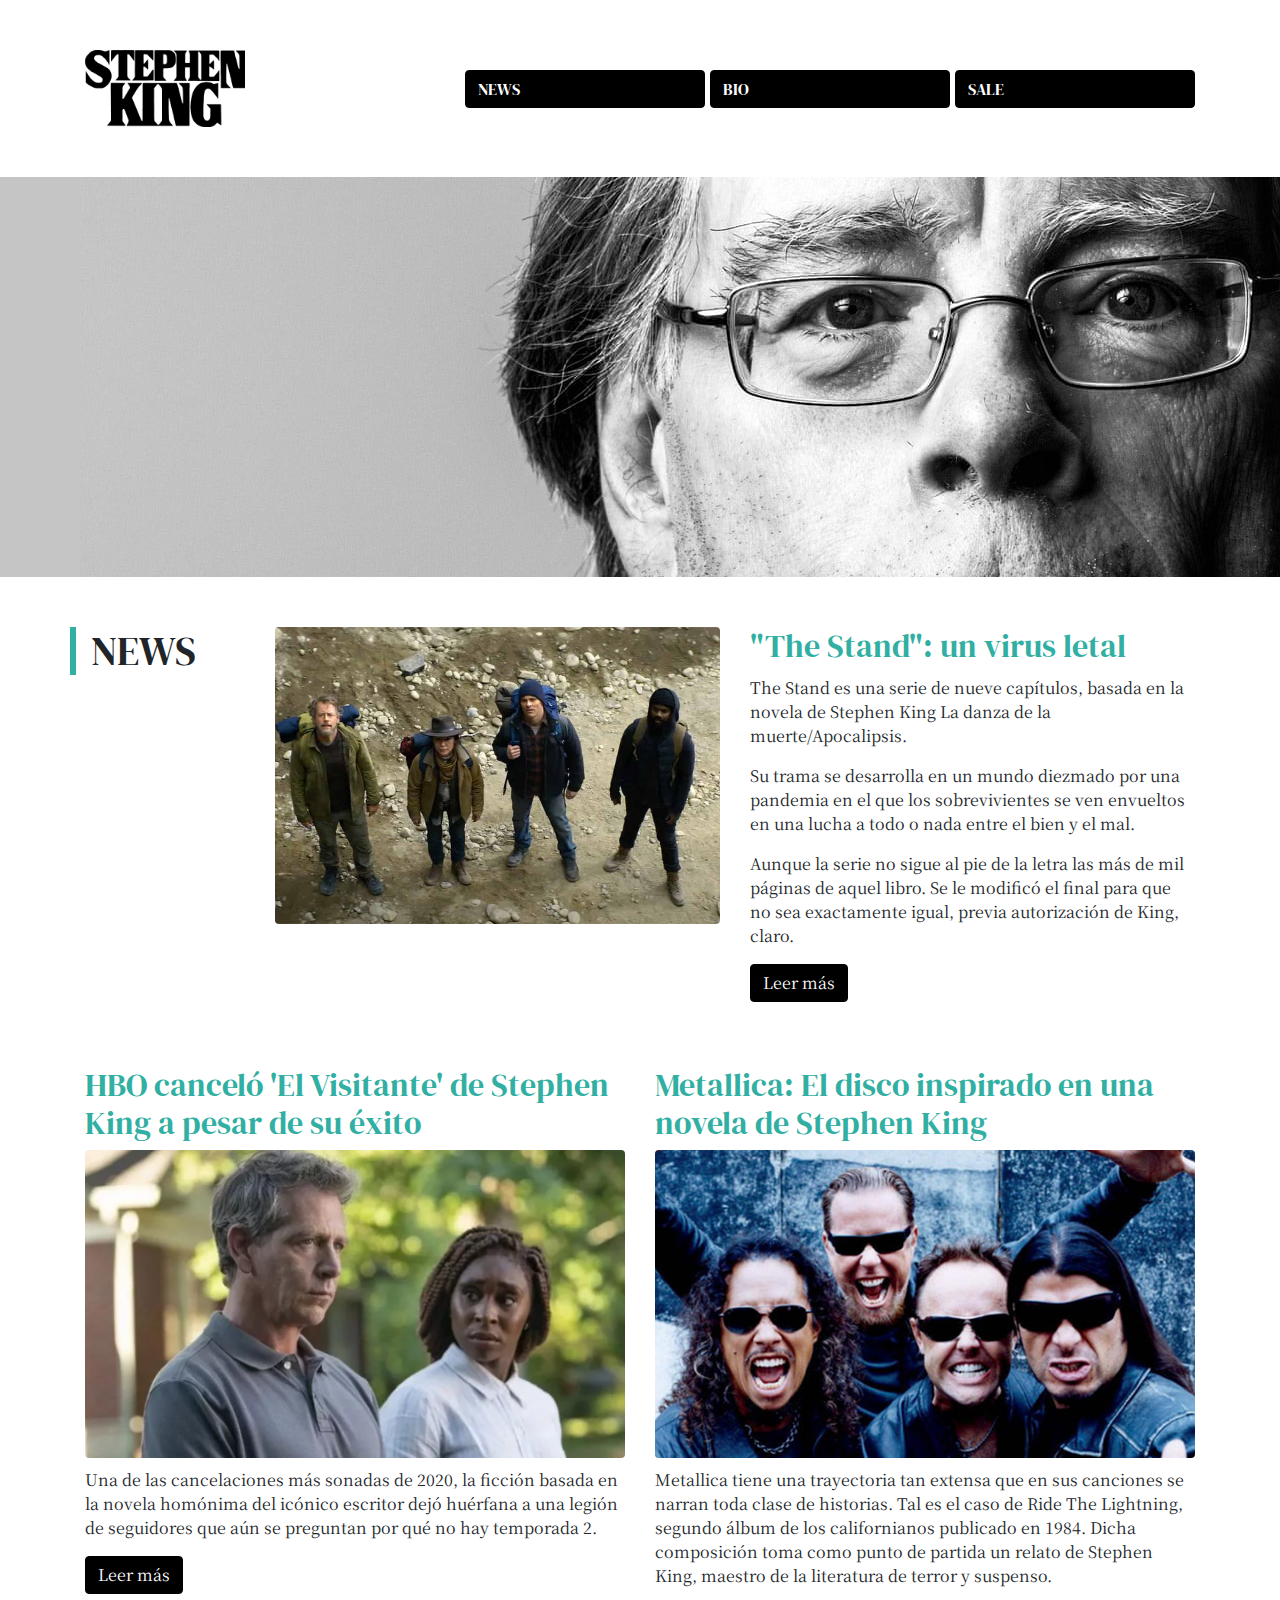
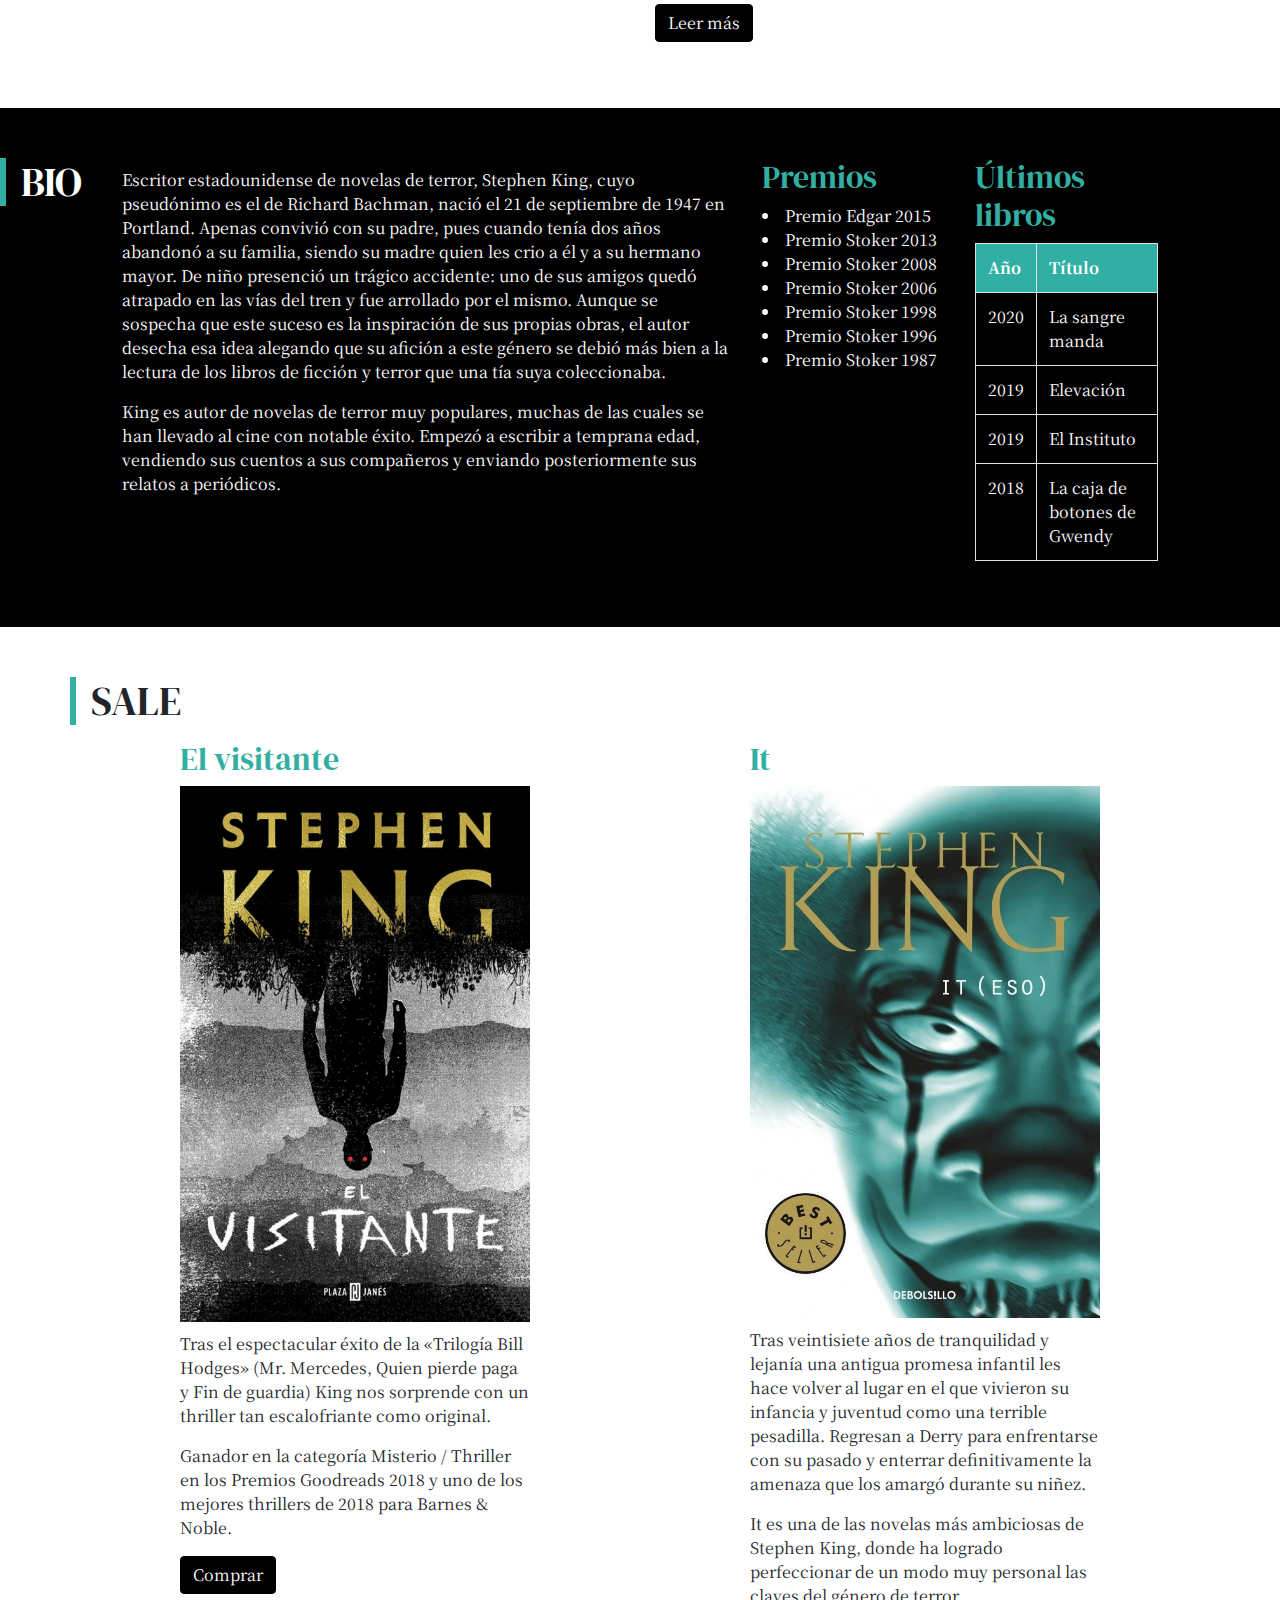
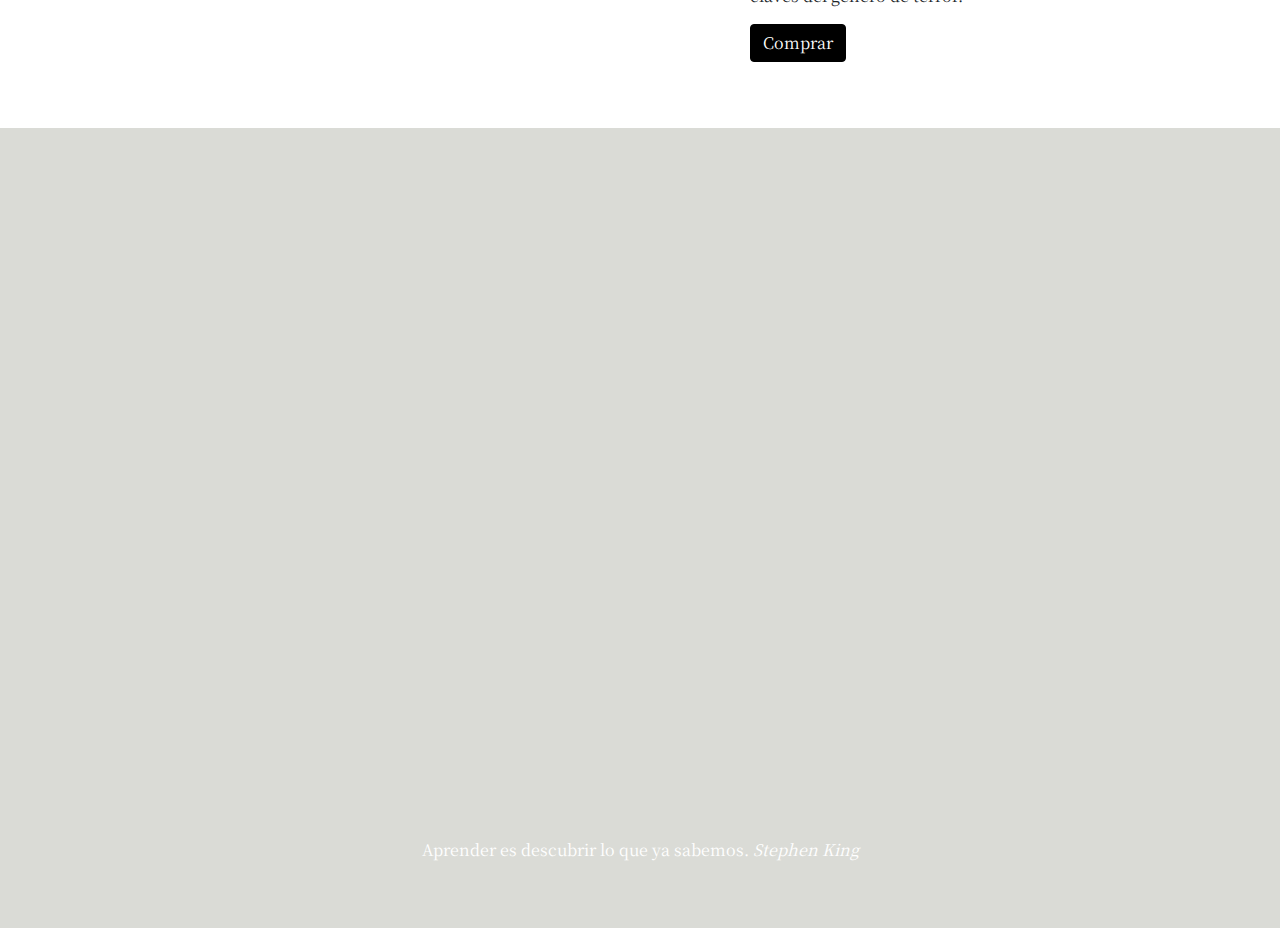
<file: index.html>
<!DOCTYPE html>
<html>
    <head>
        <meta charset="utf-8">
        <meta name="viewport" content="width=device-width, initial-scale=1, shrink-to-fit=no">
        <title>Stephen King</title>
        <link href="css/bootstrap.css" rel="stylesheet" type="text/css" />
        <link href="css/estilos.css" rel="stylesheet" type="text/css" />
        <script src="js/jquery-3.5.1.min.js"></script>
        <script src="js/bootstrap.bundle.js"></script>
        <link href="https://fonts.googleapis.com/css2?family=DM+Serif+Display&family=Noto+Serif+TC:wght@300&display=swap" rel="stylesheet">
    </head>
    <body>
        <header class="container">
            <div class="row">
                <div class="col-md-4 col-lg-2">
                    <img src="img/logo.png" alt="" class="img-fluid">
                </div>
                <nav class="col-md-8 offset-lg-2">
                    <ul>
                        <li><a href="#news" class="btn btn-dark d-flex">News</a></li>
                        <li><a href="#bio" class="btn btn-dark d-flex">Bio</a></li>
                        <li><a href="#sale" class="btn btn-dark d-flex">Sale</a></li>
                    </ul>
                </nav>
            </div>
        </header>
        <main>
            <div class="hero"></div>
            <section id="news" class="container">
                <div class="row">
                    <h1 class="col-lg-2 align-self-start">
                        news
                    </h1>
                    <article class="col-md-6 col-lg-10">
                        <div class="row">
                            <div class="col-lg-6 mb-lg-5 order-lg-last mt-3 mt-lg-0">
                                <h2>"The Stand": un virus letal</h2>
                                <p>
                                    The Stand es una serie de nueve capítulos, basada en la novela de Stephen
                                    King La danza de la muerte/Apocalipsis.
                                </p>
                                <p>
                                    Su trama se desarrolla en un mundo diezmado por una pandemia en el que los
                                    sobrevivientes se ven envueltos en una lucha a todo o nada entre el bien y
                                    el mal.
                                </p>
                                <p>
                                    Aunque la serie no sigue al pie de la letra las más de mil páginas de aquel
                                    libro. Se le modificó el final para que no sea exactamente igual, previa
                                    autorización de King, claro.
                                </p>
                                <p><a href="#" class="btn btn-dark">Leer más</a></p>
                            </div>
                            <div class="col-lg-6 order-lg-first">
                                <img src="img/stand.jpg" alt="" class="img-fluid rounded">
                            </div>
                        </div>
                    </article>
                    <article class="col-md-6 col-lg-6 mt-3 mt-lg-0">
                        <h2>HBO canceló 'El Visitante' de Stephen King a pesar de su éxito</h2>
                        <img src="img/visitante.png" alt="" class="img-fluid rounded">
                        <p>
                            Una de las cancelaciones más sonadas de 2020, la ficción basada en la novela
                            homónima del icónico escritor dejó huérfana a una legión de seguidores que aún
                            se preguntan por qué no hay temporada 2.
                        </p>
                        <p><a href="" class="btn btn-dark">Leer más</a></p>
                    </article>
                    <article class="col-lg-6 mt-3 mt-lg-0">
                        <h2>Metallica: El disco inspirado en una novela de Stephen King</h2>
                        <img src="img/metallica.jpg" alt="" class="img-fluid rounded">
                        <p>
                            Metallica tiene una trayectoria tan extensa que en sus canciones se narran toda
                            clase de historias. Tal es el caso de Ride The Lightning, segundo álbum de los
                            californianos publicado en 1984. Dicha composición toma como punto de partida
                            un relato de Stephen King, maestro de la literatura de terror y suspenso.
                        </p>
                        <p><a href="#" class="btn btn-dark">Leer más</a></p>
                    </article>
                </div>
            </section>
            <section id="bio" class="container-fluid">
                <div class="row">
                    <h1 class="col-md-2 col-lg-1 align-self-start">bio</h1>
                    <article class="col-md-10 col-lg-6">
                        <p>
                            Escritor estadounidense de novelas de terror, Stephen King, cuyo pseudónimo es el de Richard
                            Bachman, nació el 21 de septiembre de 1947 en Portland. Apenas convivió con su padre, pues
                            cuando
                            tenía dos años abandonó a su familia, siendo su madre quien les crio a él y a su hermano mayor.
                            De
                            niño presenció un trágico accidente: uno de sus amigos quedó atrapado en las vías del tren y fue
                            arrollado por el mismo. Aunque se sospecha que este suceso es la inspiración de sus propias
                            obras,
                            el autor desecha esa idea alegando que su afición a este género se debió más bien a la lectura
                            de
                            los libros de ficción y terror que una tía suya coleccionaba.
                        </p>
                        <p>
                            King es autor de novelas de terror muy populares, muchas de las cuales se han llevado al cine
                            con
                            notable éxito. Empezó a escribir a temprana edad, vendiendo sus cuentos a sus compañeros y
                            enviando
                            posteriormente sus relatos a periódicos.
                        </p>
                    </article>
                    <div class="col-md-6 col-lg-2">
                        <h2>Premios</h2>
                        <ul>
                            <li>Premio Edgar 2015</li>
                            <li>Premio Stoker 2013</li>
                            <li>Premio Stoker 2008</li>
                            <li>Premio Stoker 2006</li>
                            <li>Premio Stoker 1998</li>
                            <li>Premio Stoker 1996</li>
                            <li>Premio Stoker 1987</li>
                        </ul>
                    </div>
                    <div class="col-md-6 col-lg-2">
                        <h2>Últimos libros</h2>
                        <table class="table table-bordered">
                            <tr>
                                <th>Año</th>
                                <th>Título</th>
                            </tr>
                            <tr>
                                <td>2020</td>
                                <td>La sangre manda</td>
                            </tr>
                            <tr>
                                <td>2019</td>
                                <td>Elevación</td>
                            </tr>
                            <tr>
                                <td>2019</td>
                                <td>El Instituto</td>
                            </tr>
                            <tr>
                                <td>2018</td>
                                <td>La caja de botones de Gwendy</td>
                            </tr>
                        </table>
                    </div>
                </div>
            </section>
            <section id="sale" class="container-md">
                <div class="row justify-content-around">
                    <h1 class="col-12">sale</h1>
                    <article class="col-md-4">
                        <h2>El visitante</h2>
                        <img src="img/visitante_libro.jpg" alt="" class="img-fluid">
                        <p>
                            Tras el espectacular éxito de la «Trilogía Bill Hodges» (Mr. Mercedes, Quien pierde
                            paga y Fin de guardia) King nos sorprende con un thriller tan escalofriante como original.
                        </p>
                        <p>
                            Ganador en la categoría Misterio / Thriller en los Premios Goodreads 2018 y uno de
                            los mejores thrillers de 2018 para Barnes & Noble.
                        </p>
                        <p><a href="#" class="btn btn-dark">Comprar</a></p>
                    </article>
                    <article class="col-md-4 d-none d-md-block">
                        <h2>It</h2>
                        <img src="img/it_libro.jpg" alt="" class="img-fluid">
                        <p>
                            Tras veintisiete años de tranquilidad y lejanía una antigua promesa infantil les hace
                            volver al lugar en el que vivieron su infancia y juventud como una terrible pesadilla.
                            Regresan a Derry para enfrentarse con su pasado y enterrar definitivamente la amenaza
                            que los amargó durante su niñez.
                        </p>
                        <p>
                            It es una de las novelas más ambiciosas de Stephen King, donde ha logrado
                            perfeccionar de un modo muy personal las claves del género de terror.
                        </p>
                        <p><a href="#" class="btn btn-dark">Comprar</a></p>
                    </article>
                </div>
            </section>
        </main>
        <footer>
            <p>Aprender es descubrir lo que ya sabemos. <cite>Stephen King</cite></p>
        </footer>
    </body>
</html>
</file>
<file: css/estilos.css>
html {
    scroll-behavior: smooth;
}

body{
    font-family: 'Noto Serif TC', serif;
}

/* contenedores */

header {
    padding: 50px 0;
    text-align: center;
}

@media screen and (max-width: 767px) {
    header img {
        width: 50%;
    }
}

.hero {
    background: #C5C5C5 url(../img/hero.jpg) no-repeat right;
    height: 400px;
}

section{
    margin: 50px 0;
}

#bio{
    background-color: black;
    color: white;
    padding-top: 50px;
    padding-bottom: 50px;
}

#bio ul{
    padding-left: 0;
    list-style-position: inside;
}


footer {
    background: #DADBD6 url(../img/back.jpg) no-repeat center center fixed;
    padding-top: 700px;
    padding-bottom: 50px;
    color: white;
    text-align: center;
}

/* menu */

nav ul {
    list-style-type: none;
    font-family: 'DM Serif Display', serif;
    text-transform: uppercase;
    display: flex;
    flex-direction: column;
    gap: 5px;
    padding: 0;
    margin: 20px 0 0 0;
}

.btn-dark {
    background-color: black;
    border-color: black;
}

@media screen and (min-width: 768px) {
    nav ul {
        flex-direction: row;
    }
    nav ul li {
        flex: 1;
    }
}

/* fuentes */

h1 {
    text-transform: uppercase;
    font-family: 'DM Serif Display', serif;
    border-left: 6px solid rgb(49, 175, 163);
    margin-bottom: 15px;
}

h2 {
    font-family: 'DM Serif Display', serif;
    color: rgb(49, 175, 163);
}

p{
    margin-top: 10px;
}

/* tabla */
.table{
    color: white;
}

th{
    background-color: rgb(49, 175, 163);
}
</file>
